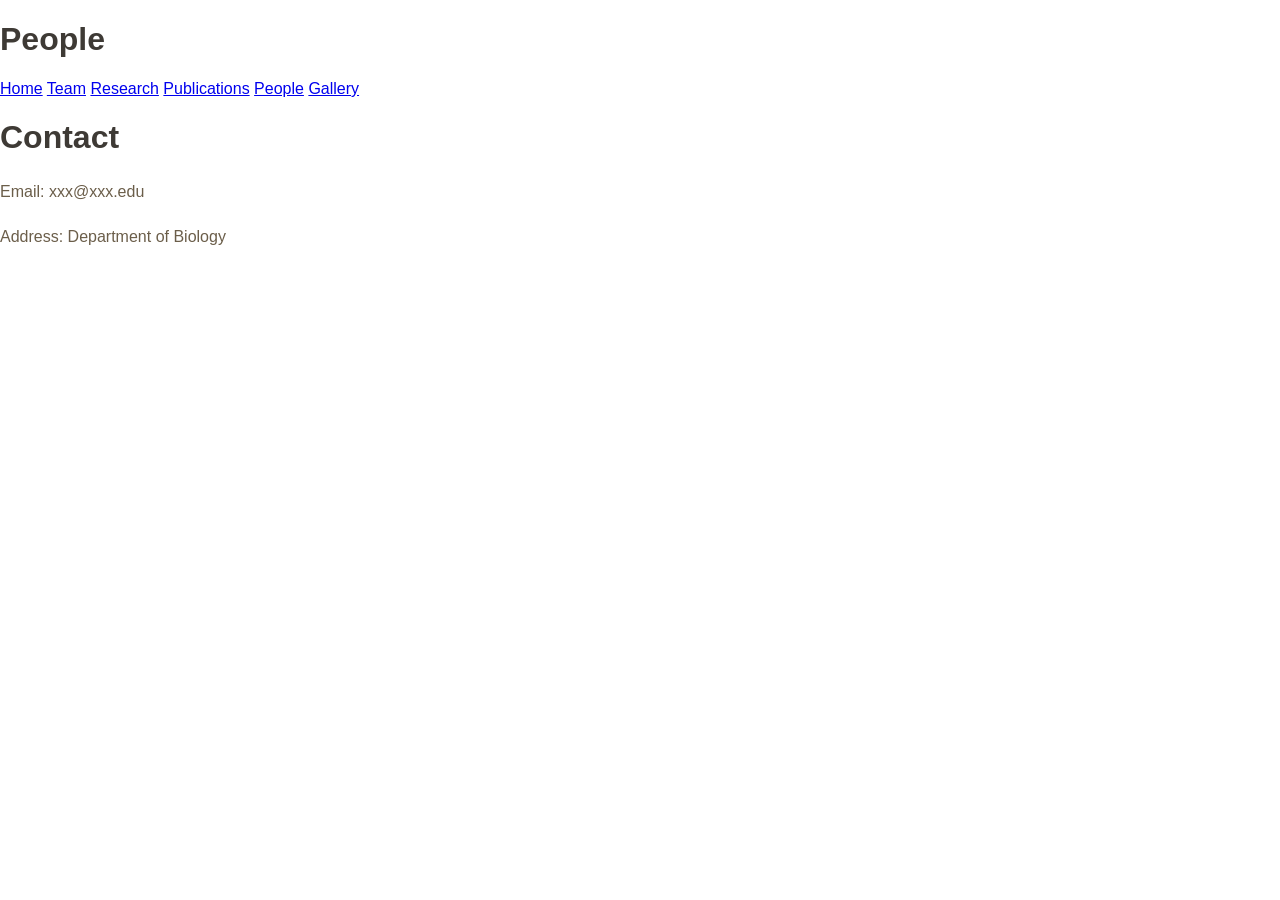
<file: contact.html>
<!DOCTYPE html>
<html lang="en">
<head>
<meta charset="UTF-8">
<title>People</title>
<link rel="stylesheet" href="css/style.css">
</head>

<body>

<!-- =========================
     COVER + GLASS NAV
========================= -->
<div class="page-cover">

    <h1 class="cover-title">People</h1>

    <div class="glass-nav">
        <a href="index.html">Home</a>
        <a href="team.html">Team</a>
        <a href="research.html">Research</a>
        <a href="publications.html">Publications</a>
        <a href="people.html">People</a>
        <a href="gallery.html">Gallery</a>
    </div>

</div>
<h1>Contact</h1>

<p>Email: xxx@xxx.edu</p>
<p>Address: Department of Biology</p>
</file>
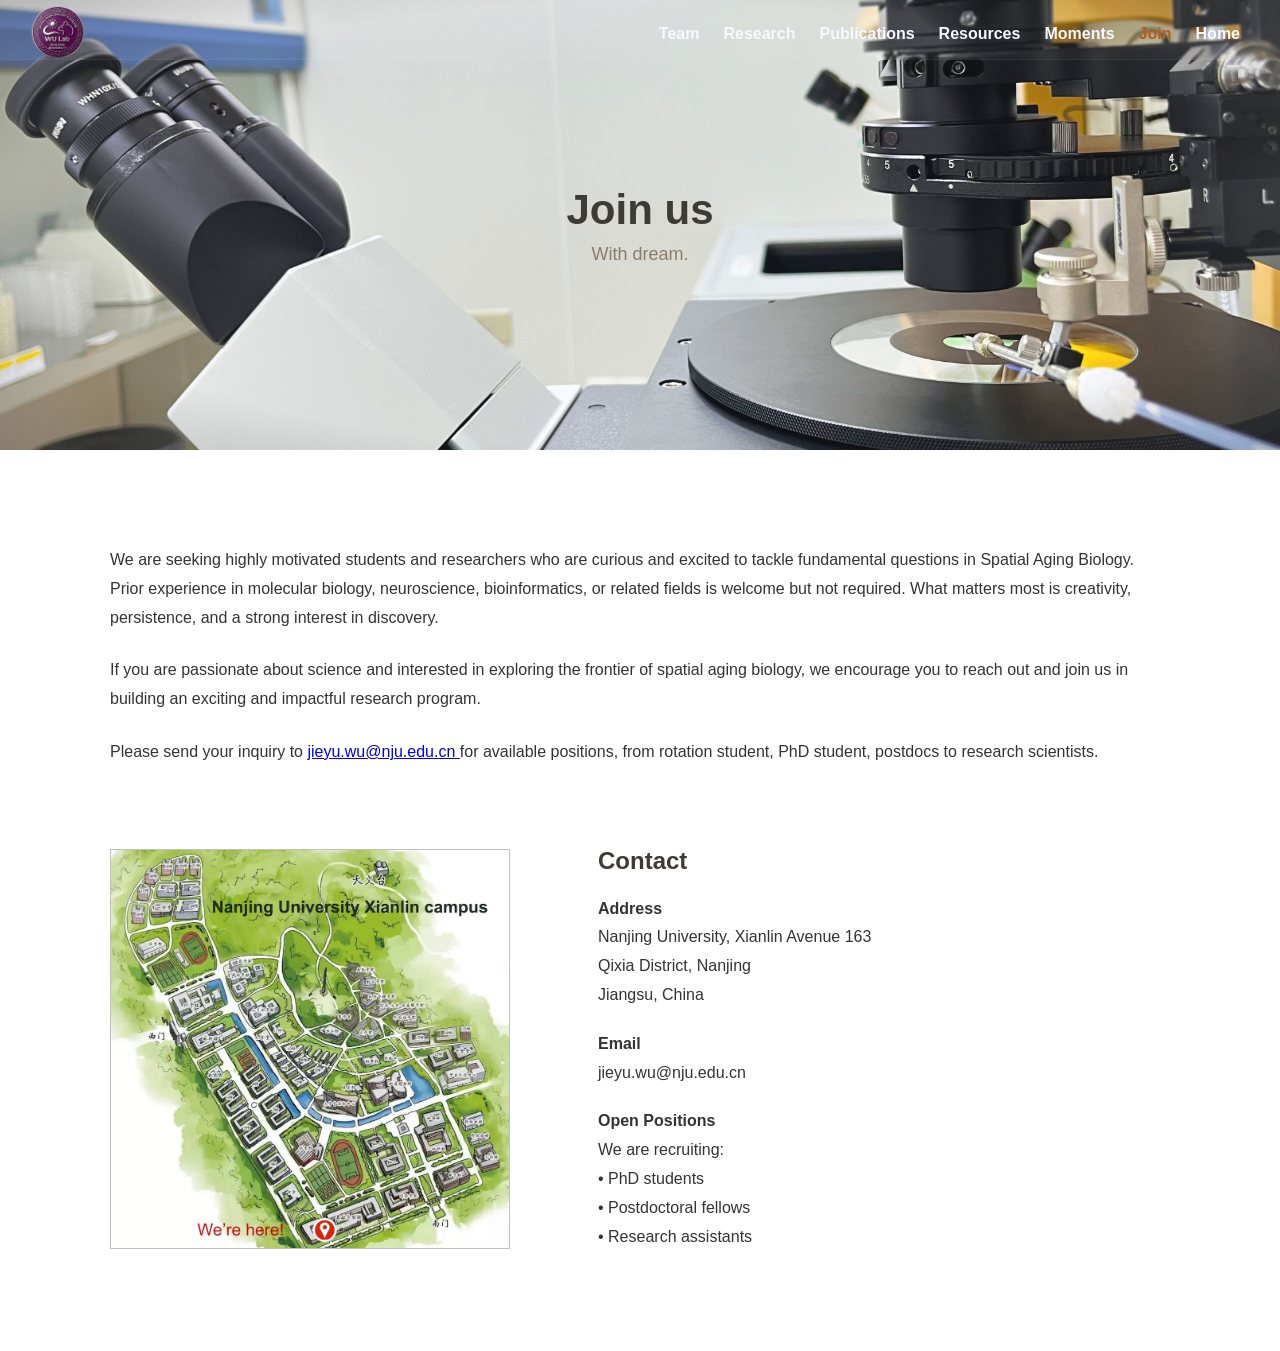
<file: join.html>
<!DOCTYPE html>
<html lang="en">
<head>
<meta charset="UTF-8">
<title>Join</title>
<link rel="stylesheet" href="css/join.css">
</head>

<body>

<!-- ===== HERO ===== -->
<div class="top-glass-bar"></div>

<div class="wu-logo">
    <img src="./home/wul-logo-purple.png" alt="WU Lab Logo">
</div>
    
<div class="sub-hero">

    <div class="navbar">
        <div class="nav-right">
            <a href="team.html">Team</a>
            <a href="research.html">Research</a>
            <a href="publications.html">Publications</a>
            <a href="resources.html">Resources</a>
            <a href="moments.html">Moments</a>
            <a href="join.html" class="active">Join</a>
            <a href="index.html">Home</a>
        </div>
    </div>

    <div class="sub-hero-text">
        <h1>Join us</h1>
        <p>With dream.</p>
    </div>

</div>

<!-- ===== CONTENT ===== -->
<div class="join-page">

    <!-- 上面文字 -->
    <div class="join-text">
    <p>
       We are seeking highly motivated students and researchers who are curious and excited to tackle fundamental questions in Spatial Aging Biology. Prior experience in molecular biology, neuroscience, bioinformatics, or related fields is welcome but not required. What matters most is creativity, persistence, and a strong interest in discovery.
    </p>
    
    <p>
       If you are passionate about science and interested in exploring the frontier of spatial aging biology, we encourage you to reach out and join us in building an exciting and impactful research program.
    </p>
    
    <p>
    Please send your inquiry to 
    <a href="mailto:jieyu.wu@nju.edu.cn" class="email-link">
        jieyu.wu@nju.edu.cn
    </a>
    for available positions, from rotation student, PhD student, postdocs to research scientists.
    </p>
    </div>

    <div class="join-container">
       <!-- 左边图片 -->
    <div class="join-left">
        <img src="join-map.png" alt="map">
    </div>

    <!-- 右边信息 -->
    <div class="join-right">
        <h2>Contact</h2>

        <p>
            <strong>Address</strong><br>
            Nanjing University, Xianlin Avenue 163<br>
            Qixia District, Nanjing<br>
            Jiangsu, China<br>
        </p>

        <p>
            <strong>Email</strong><br>
            jieyu.wu@nju.edu.cn
        </p>

        <p>
            <strong>Open Positions</strong><br>
            We are recruiting:
            <br>• PhD students
            <br>• Postdoctoral fellows
            <br>• Research assistants
        </p>

    </div>

</div>

<script>
const hero = document.querySelector(".sub-hero");
const navbar = document.querySelector(".navbar");
const glassBar = document.querySelector(".top-glass-bar");

function updateHero() {
    const scrollY = window.scrollY;

    const maxScroll = 300;
    const maxH = 50;
    const minH = 33;

    const progress = Math.min(scrollY / maxScroll, 1);
    const height = maxH - (maxH - minH) * progress;

    hero.style.setProperty("--hero-h", height + "vh");

    if (scrollY > 180) {
        navbar.classList.add("scrolled");
        if (glassBar) glassBar.classList.add("scrolled");
    } else {
        navbar.classList.remove("scrolled");
        if (glassBar) glassBar.classList.remove("scrolled");
    }
}

updateHero();
window.addEventListener("scroll", updateHero);
</script>
    
</body>
</html>
</file>
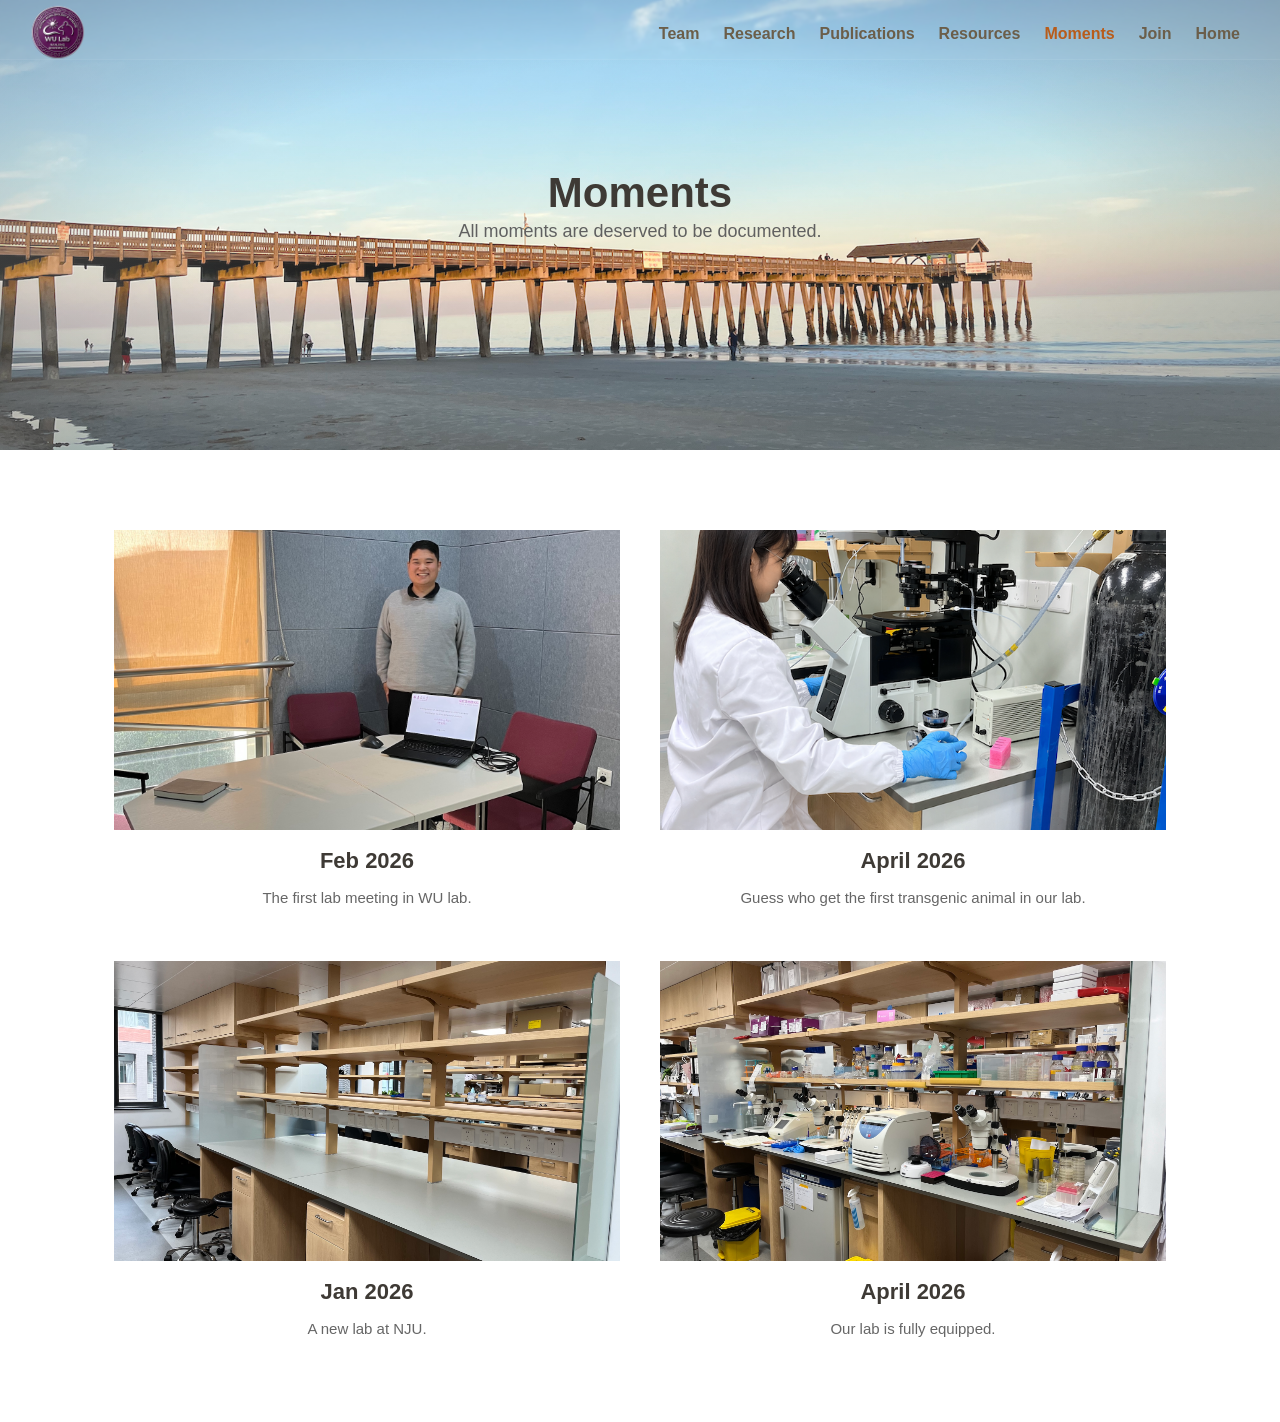
<file: moments.html>
<!DOCTYPE html>
<html lang="en">
<head>
<meta charset="UTF-8">
<title>Moments</title>
<link rel="stylesheet" href="css/moments.css">
</head>

<body>
 
<!-- ===== HERO ===== -->
<div class="top-glass-bar"></div>
 
<div class="wu-logo">
    <img src="./home/wul-logo-purple.png" alt="WU Lab Logo">
</div>
 <div class="sub-hero">

    <div class="navbar">
        <div class="nav-right">
            <a href="team.html">Team</a>
            <a href="research.html">Research</a>
            <a href="publications.html">Publications</a>
            <a href="resources.html">Resources</a>
            <a href="moments.html" class="active">Moments</a>
            <a href="join.html">Join</a>
            <a href="index.html">Home</a>
        </div>
    </div>

    <div class="sub-hero-text">
        <h1>Moments</h1>
        <p>All moments are deserved to be documented.</p>
    </div>

</div>

<!-- ===== CONTENT ===== -->
<div class="moments-container">

    <div class="moment-card">
        <img src="moment/2026-02.jpeg" class="img-2602-meeting" alt="">
        <h3>Feb 2026</h3>
        <p>The first lab meeting in WU lab. </p>
    </div>

    <div class="moment-card">
        <img src="moment/2026-04.png" class="img-2604-inj" alt="">
        <h3>April 2026</h3>
        <p>Guess who get the first transgenic animal in our lab.</p>
    </div>

    <div class="moment-card">
        <img src="moment/2026-01.jpeg" class="img-2601-lab" alt="">
        <h3>Jan 2026</h3>
        <p>A new lab at NJU.</p>
    </div>

    <div class="moment-card">
        <img src="moment/2026-04.jpg" class="img-2604-lab" alt="">
        <h3>April 2026</h3>
        <p>Our lab is fully equipped.</p>
    </div>

</div>
 
<script>
const hero = document.querySelector(".sub-hero");

function updateHero() {
    const scrollY = window.scrollY;

    const maxScroll = 300; // 滚动多少到最小
    const maxH = 50;
    const minH = 33;

    let progress = Math.min(scrollY / maxScroll, 1);

    let height = maxH - (maxH - minH) * progress;

    hero.style.setProperty("--hero-h", height + "vh");
}

// 初始化（关键！！！）
updateHero();

// 滚动监听
window.addEventListener("scroll", updateHero);
</script>
 
</body>
</html>
</file>
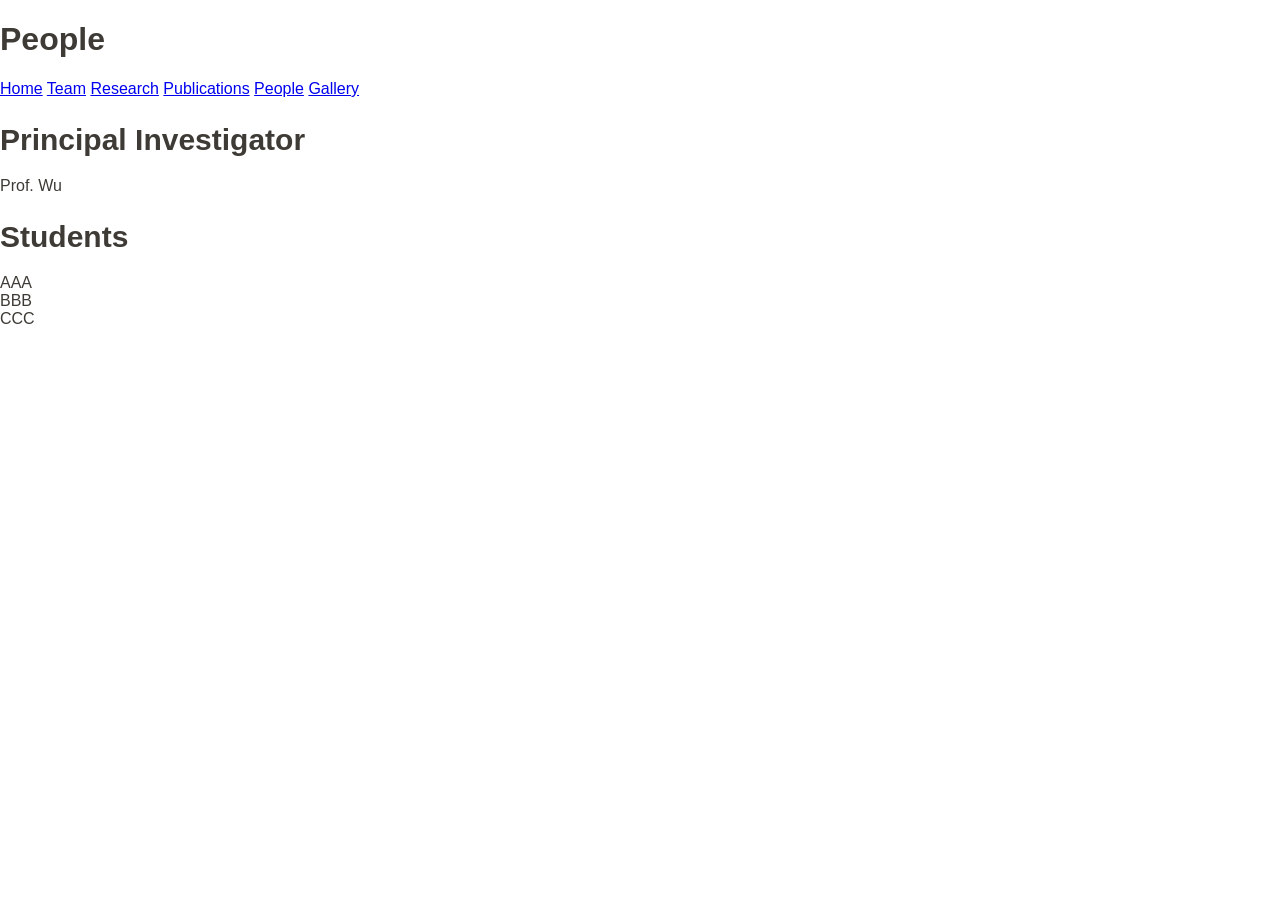
<file: people.html>
<!DOCTYPE html>
<html lang="en">
<head>
<meta charset="UTF-8">
<title>People</title>
<link rel="stylesheet" href="css/style.css">
</head>

<body>

<!-- =========================
     COVER + GLASS NAV
========================= -->
<div class="page-cover">

    <h1 class="cover-title">People</h1>

    <div class="glass-nav">
        <a href="index.html">Home</a>
        <a href="team.html">Team</a>
        <a href="research.html">Research</a>
        <a href="publications.html">Publications</a>
        <a href="people.html">People</a>
        <a href="gallery.html">Gallery</a>
    </div>

</div>
     
<!-- =========================
     CONTENT
========================= -->

<h2 class="section-title">Principal Investigator</h2>

<div class="pi-center">
    <div class="person-card">
        <div class="photo"></div>
        <div class="name">Prof. Wu</div>
    </div>
</div>

<h2 class="section-title">Students</h2>

<div class="people-grid">

    <div class="person-card">
        <div class="photo"></div>
        <div class="name">AAA</div>
    </div>

    <div class="person-card">
        <div class="photo"></div>
        <div class="name">BBB</div>
    </div>

    <div class="person-card">
        <div class="photo"></div>
        <div class="name">CCC</div>
    </div>

</div>

</body>
</html>
</file>
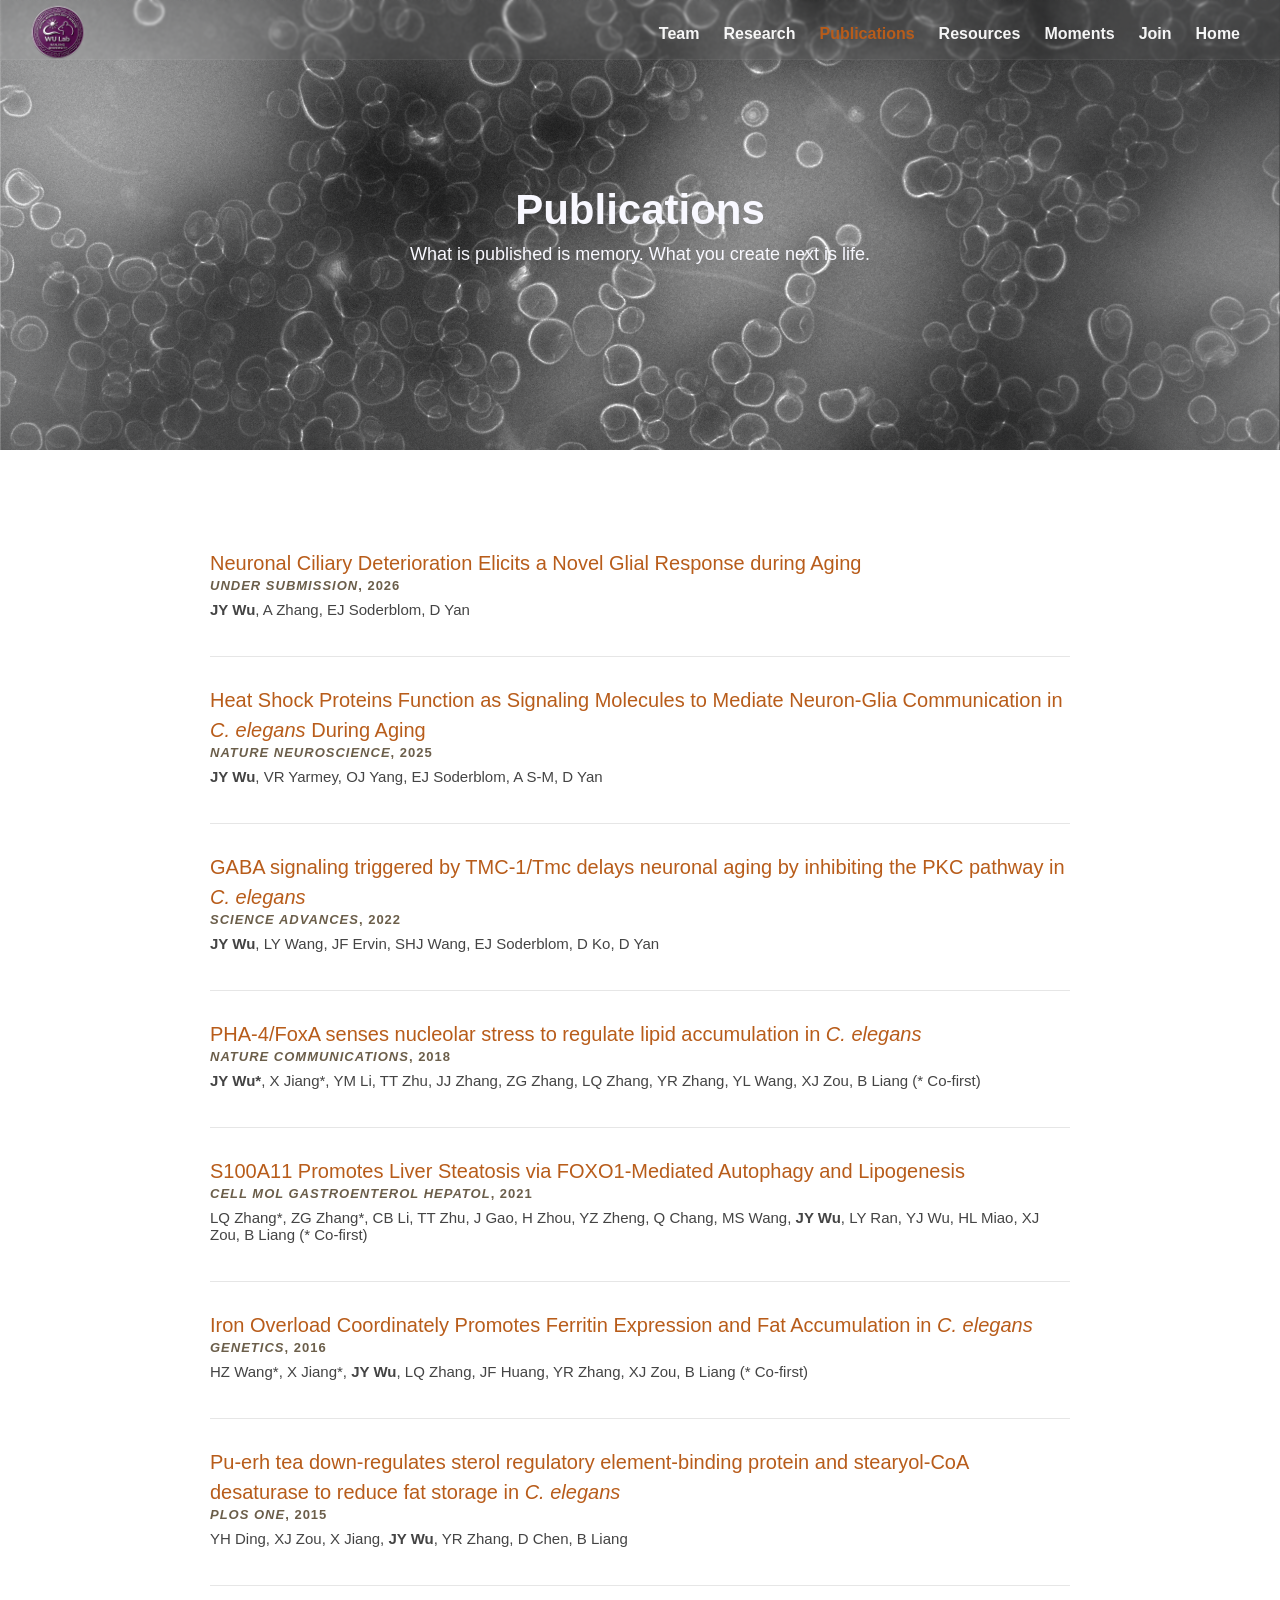
<file: publications.html>
<!DOCTYPE html>
<html lang="en">
<head>
<meta charset="UTF-8">
<title>Publications</title>
<link rel="stylesheet" href="css/publications.css">
</head>

<body>

<!-- ===== HERO ===== -->
<div class="top-glass-bar"></div>
                               
<div class="wu-logo">
    <img src="./home/wul-logo-purple.png" alt="WU Lab Logo">
</div>
    <div class="sub-hero">

    <div class="navbar">
        <div class="nav-right">
            <a href="team.html">Team</a>
            <a href="research.html">Research</a>
            <a href="publications.html" class="active">Publications</a>
            <a href="resources.html">Resources</a>
            <a href="moments.html">Moments</a>
            <a href="join.html">Join</a>
            <a href="index.html">Home</a>
        </div>
    </div>

    <div class="sub-hero-text">
        <h1>Publications</h1>
        <p>What is published is memory. What you create next is life.</p>
    </div>

</div>

<!-- ===== CONTENT ===== -->
<div class="publications-container">

    <div class="paper">
        <a href="#" class="title">
            Neuronal Ciliary Deterioration Elicits a Novel Glial Response during Aging
        </a>
        <div class="journal"> <em>Under submission</em>, 2026</div>
        <div class="authors"><strong>JY Wu</strong>, A Zhang, EJ Soderblom, D Yan</div>
     </div>

    <div class="paper">
        <a href="#" class="title">
            Heat Shock Proteins Function as Signaling Molecules to Mediate Neuron-Glia Communication in <em>C. elegans</em> During Aging
        </a>
        <div class="journal"> <em>Nature Neuroscience</em>, 2025</div>
        <div class="authors"><strong>JY Wu</strong>, VR Yarmey, OJ Yang, EJ Soderblom, A S-M, D Yan</div>
     </div>
    
        <div class="paper">
        <a href="#" class="title">
           GABA signaling triggered by TMC-1/Tmc delays neuronal aging by inhibiting the PKC pathway in <em>C. elegans</em>
        </a>
        <div class="journal"> <em>Science Advances</em>, 2022</div>
        <div class="authors"><strong>JY Wu</strong>, LY Wang, JF Ervin, SHJ Wang, EJ Soderblom, D Ko, D Yan</div>
     </div>

        <div class="paper">
        <a href="#" class="title">
           PHA-4/FoxA senses nucleolar stress to regulate lipid accumulation in <em>C. elegans</em>
        </a>
        <div class="journal"> <em>Nature Communications</em>, 2018</div>
        <div class="authors"><strong>JY Wu*</strong>, X Jiang*, YM Li, TT Zhu, JJ Zhang, ZG Zhang, LQ Zhang, YR Zhang, YL Wang, XJ Zou, B Liang (* Co-first)</div>
     </div>
    
        <div class="paper">
        <a href="#" class="title">
            S100A11 Promotes Liver Steatosis via FOXO1-Mediated Autophagy and Lipogenesis
        </a>
        <div class="journal"> <em>Cell Mol Gastroenterol Hepatol</em>, 2021</div>
        <div class="authors">LQ Zhang*, ZG Zhang*, CB Li, TT Zhu, J Gao, H Zhou, YZ Zheng, Q Chang, MS Wang, <strong>JY Wu</strong>, LY Ran, YJ Wu, HL Miao, XJ Zou, B Liang (* Co-first)</div>
     </div>

        <div class="paper">
        <a href="#" class="title">
            Iron Overload Coordinately Promotes Ferritin Expression and Fat Accumulation in <em>C. elegans</em>
        </a>
        <div class="journal"> <em>Genetics</em>, 2016</div>
        <div class="authors">HZ Wang*, X Jiang*, <strong>JY Wu</strong>, LQ Zhang, JF Huang, YR Zhang, XJ Zou, B Liang (* Co-first)</div>
     </div>

        <div class="paper">
        <a href="#" class="title">
           Pu-erh tea down-regulates sterol regulatory element-binding protein and stearyol-CoA desaturase to reduce fat storage in <em>C. elegans</em>
        </a>
        <div class="journal"> <em>PLoS One</em>, 2015</div>
        <div class="authors">YH Ding, XJ Zou, X Jiang, <strong>JY Wu</strong>, YR Zhang, D Chen, B Liang</div>
     </div>
</div>

<script>
const hero = document.querySelector(".sub-hero");
const navbar = document.querySelector(".navbar");
const glassBar = document.querySelector(".top-glass-bar");

function updateHero() {
    const scrollY = window.scrollY;

    const maxScroll = 300;
    const maxH = 50;
    const minH = 33;

    let progress = Math.min(scrollY / maxScroll, 1);
    let height = maxH - (maxH - minH) * progress;

    hero.style.setProperty("--hero-h", height + "vh");

    // ⭐ 同时切换导航和玻璃条
    if (scrollY > 180) {
        navbar.classList.add("scrolled");
        glassBar.classList.add("scrolled");
    } else {
        navbar.classList.remove("scrolled");
        glassBar.classList.remove("scrolled");
    }
}

updateHero();
window.addEventListener("scroll", updateHero);
</script>
    
</body>
</html>
</file>
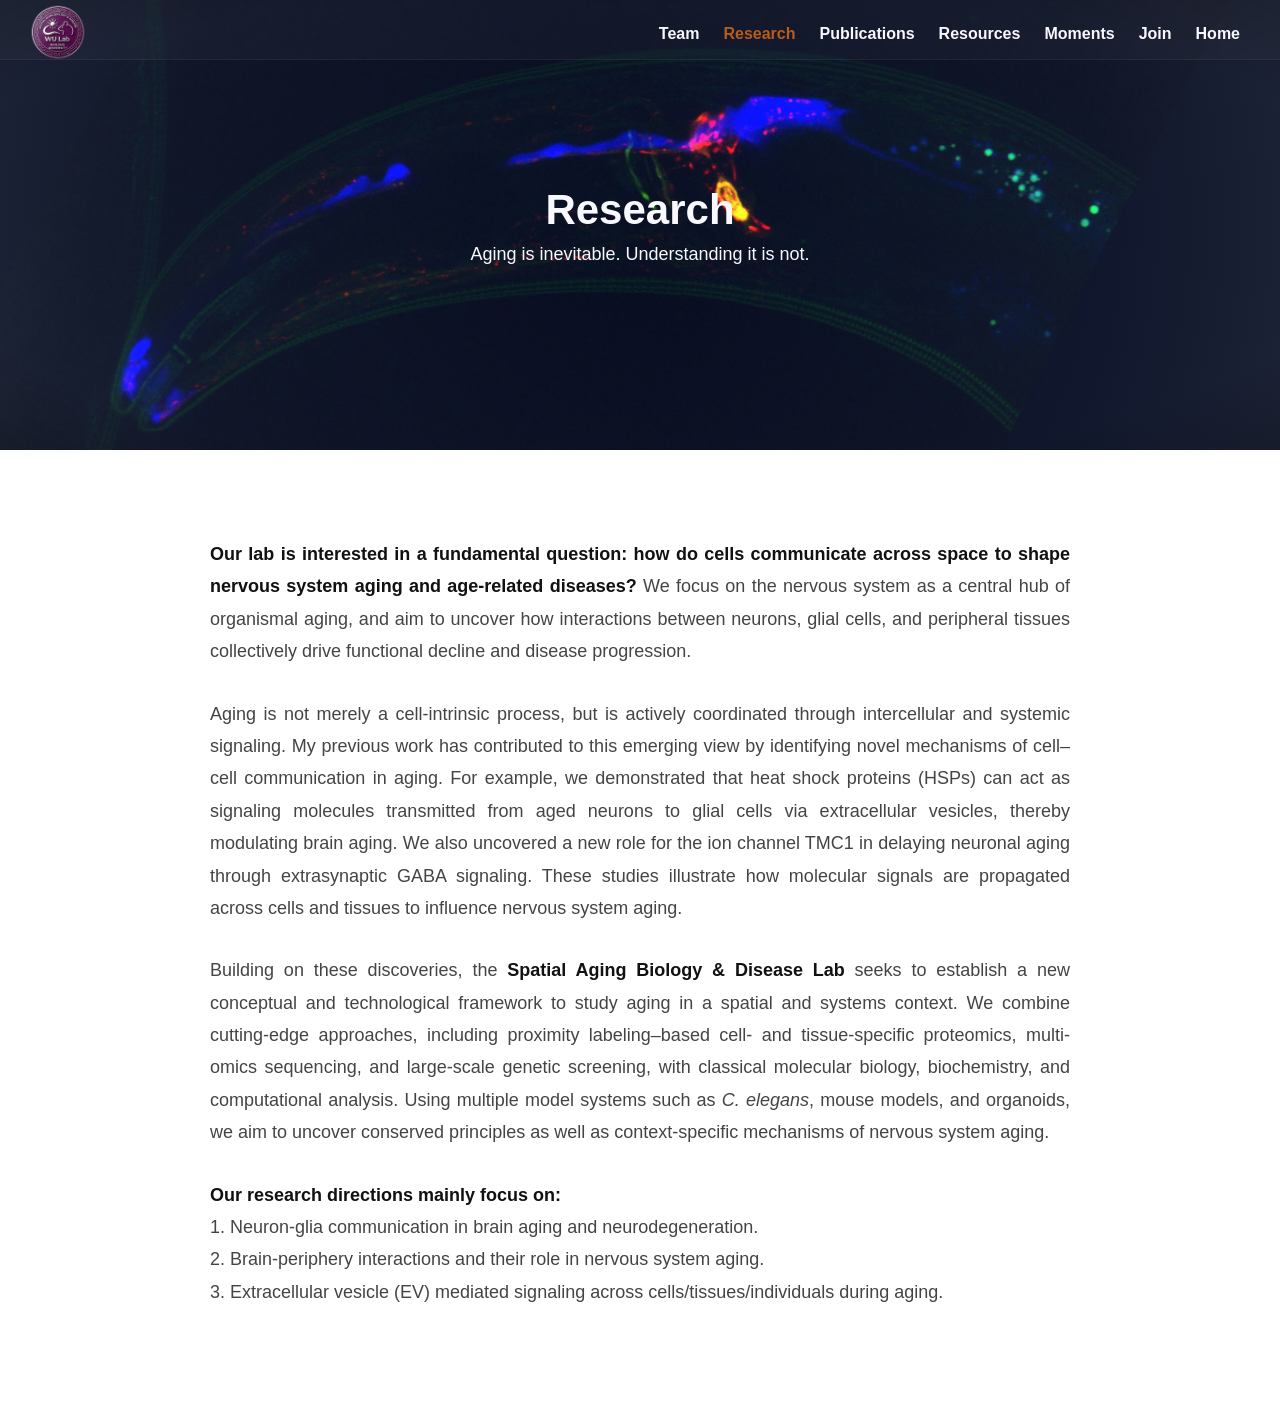
<file: research.html>
<!DOCTYPE html>
<html lang="en">
<head>
<meta charset="UTF-8">
<title>Research</title>
<link rel="stylesheet" href="css/research.css">
</head>

<body>

<!-- ===== HERO ===== --> 
<div class="top-glass-bar"></div>
    
<div class="wu-logo">
    <img src="./home/wul-logo-purple.png" alt="WU Lab Logo">
</div>
    
    <div class="sub-hero">
    <div class="navbar">
        <div class="nav-right">
            <a href="team.html">Team</a>
            <a href="research.html" class="active">Research</a> 
            <a href="publications.html">Publications</a>
            <a href="resources.html">Resources</a>
            <a href="moments.html">Moments</a>
            <a href="join.html">Join</a>
            <a href="index.html">Home</a>
        </div>
    </div>

    <div class="sub-hero-text">
        <h1>Research</h1>
        <p>Aging is inevitable. Understanding it is not.</p>
    </div>

</div>

<!-- ===== CONTENT ===== -->
<div class="research-container">

    <p>
     <strong>Our lab is interested in a fundamental question: how do cells communicate across space to shape nervous system aging and age-related diseases? </strong>We focus on the nervous system as a central hub of organismal aging, and aim to uncover how interactions between neurons, glial cells, and peripheral tissues collectively drive functional decline and disease progression.
    </p>

    <p>
    Aging is not merely a cell-intrinsic process, but is actively coordinated through intercellular and systemic signaling.
    My previous work has contributed to this emerging view by identifying novel mechanisms of cell–cell communication in aging. 
    For example, we demonstrated that heat shock proteins (HSPs) can act as signaling molecules transmitted from aged neurons to glial cells via extracellular vesicles, 
    thereby modulating brain aging. We also uncovered a new role for the ion channel TMC1 in delaying neuronal aging through extrasynaptic GABA signaling. 
    These studies illustrate how molecular signals are propagated across cells and tissues to influence nervous system aging.
    </p>
    
    <p>
    Building on these discoveries, the <strong>Spatial Aging Biology & Disease Lab</strong> seeks to establish a new conceptual and technological framework to study aging in a spatial and systems context. 
    We combine cutting-edge approaches, including proximity labeling–based cell- and tissue-specific proteomics, multi-omics sequencing, and large-scale genetic screening, with classical molecular biology, 
    biochemistry, and computational analysis. Using multiple model systems such as <em>C. elegans</em>, mouse models, and organoids, we aim to uncover conserved principles as well as context-specific mechanisms of nervous system aging.
    </p>
    
    <p>
    <strong>Our research directions mainly focus on:</strong><br>
    1.	Neuron-glia communication in brain aging and neurodegeneration.<br>
    2.	Brain-periphery interactions and their role in nervous system aging.<br>
    3.	Extracellular vesicle (EV) mediated signaling across cells/tissues/individuals during aging.

    </p>

</div>

<script>
const hero = document.querySelector(".sub-hero");
const navbar = document.querySelector(".navbar");
const glassBar = document.querySelector(".top-glass-bar");

function updateHero() {
    const scrollY = window.scrollY;

    const maxScroll = 300;
    const maxH = 50;
    const minH = 33;

    const progress = Math.min(scrollY / maxScroll, 1);
    const height = maxH - (maxH - minH) * progress;

    hero.style.setProperty("--hero-h", height + "vh");

    if (scrollY > 180) {
        navbar.classList.add("scrolled");
        if (glassBar) glassBar.classList.add("scrolled");
    } else {
        navbar.classList.remove("scrolled");
        if (glassBar) glassBar.classList.remove("scrolled");
    }
}

updateHero();
window.addEventListener("scroll", updateHero);
</script>
    
</body>
</html>
</file>
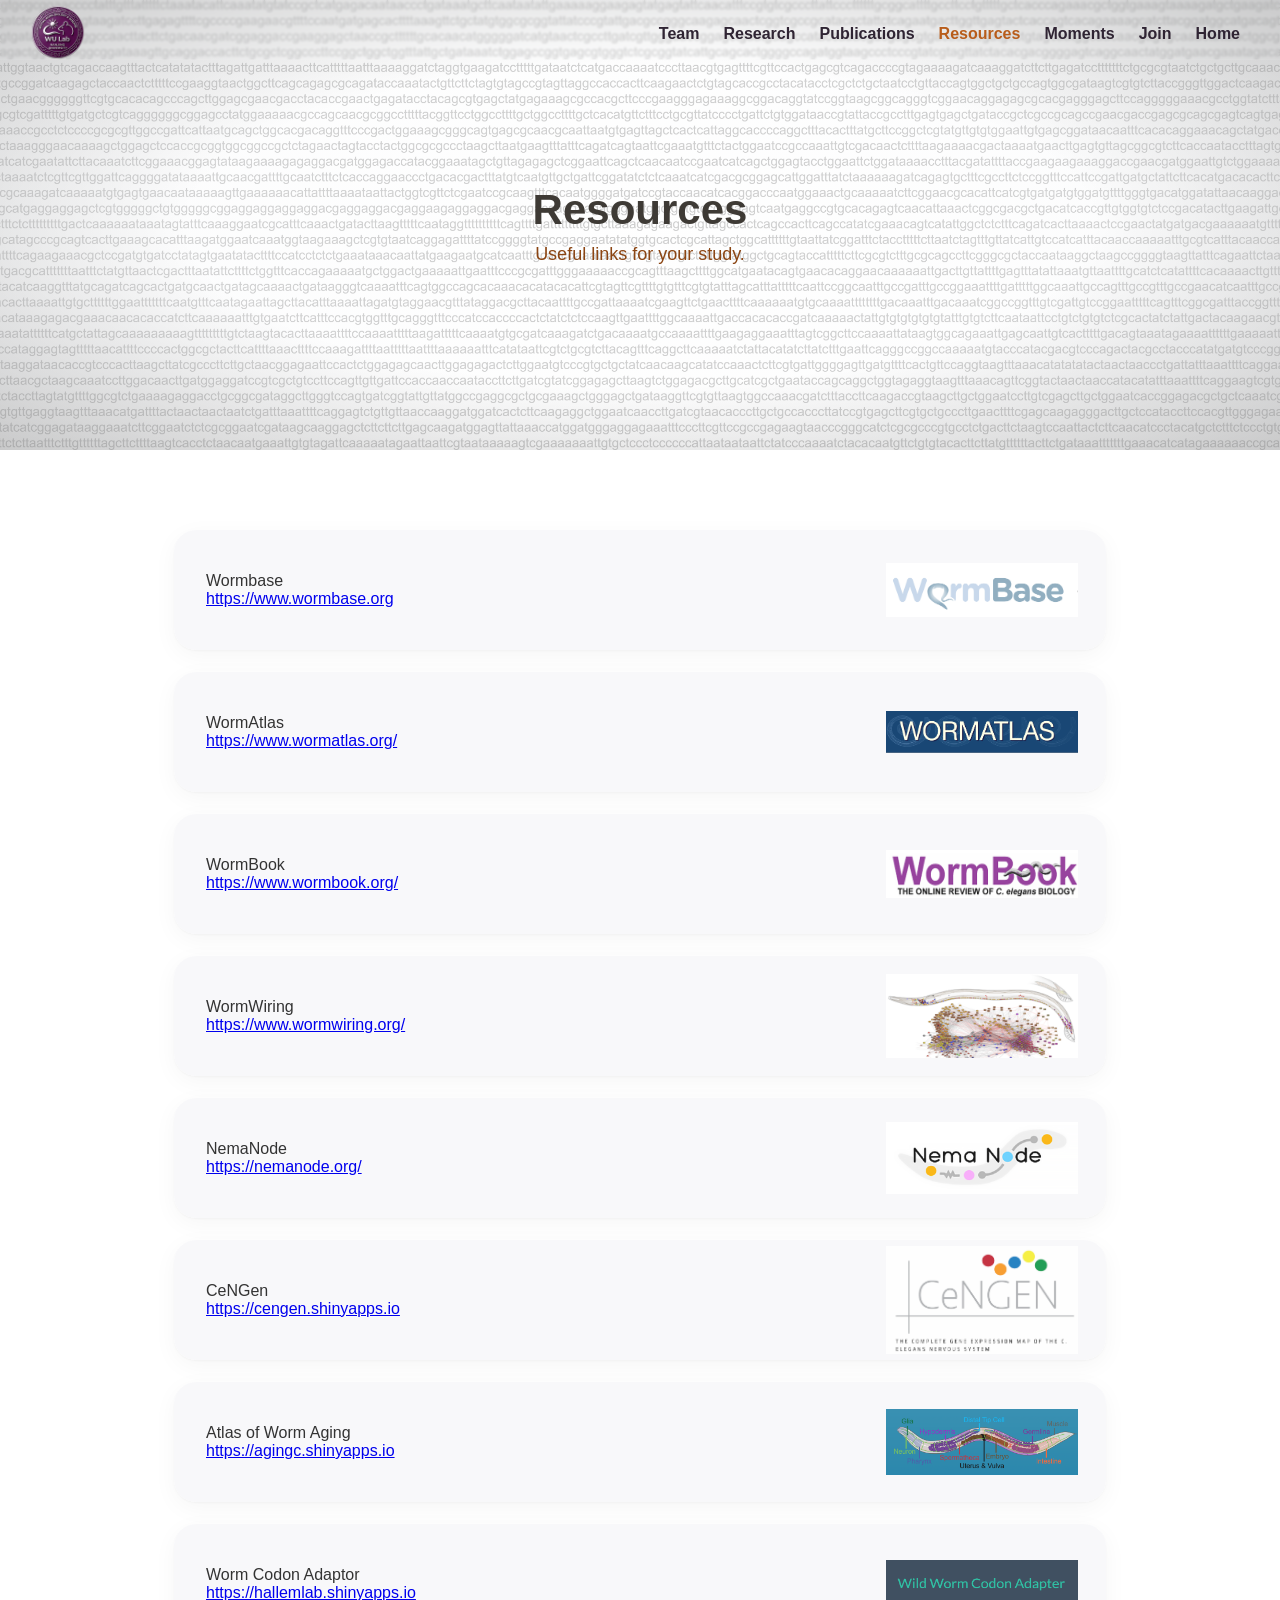
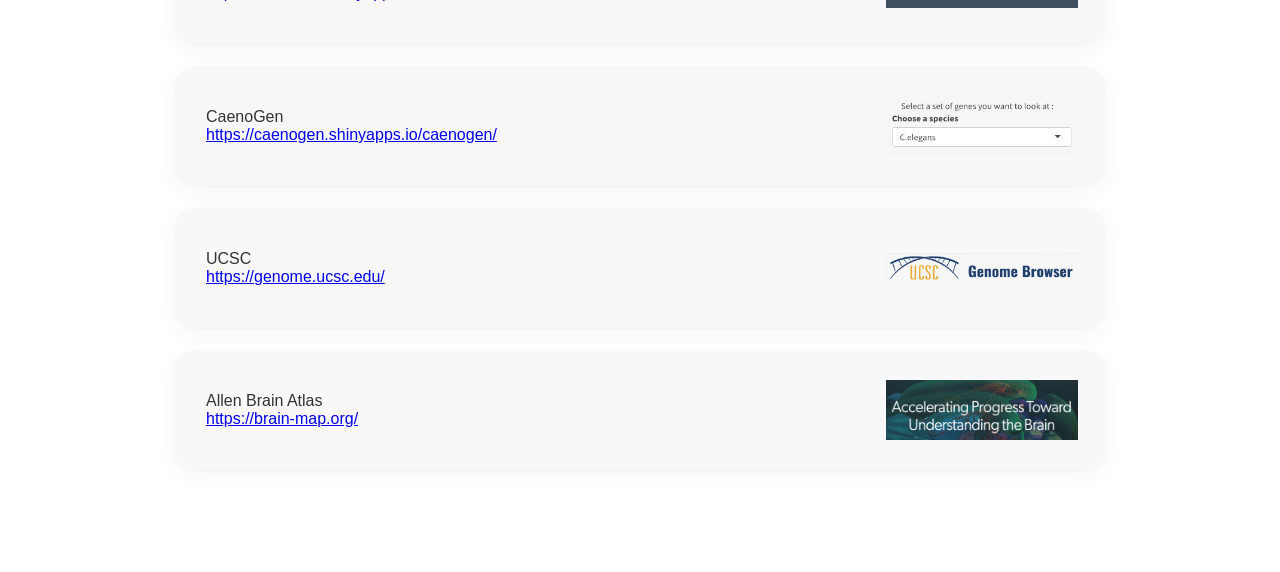
<file: resources.html>
<!DOCTYPE html>
<html lang="en">
<head>
<meta charset="UTF-8">
<title>Resources</title>
<link rel="stylesheet" href="css/resources.css">
</head>

<body>

<!-- ===== HERO ===== -->
<div class="top-glass-bar"></div>
    
<div class="wu-logo">
    <img src="./home/wul-logo-purple.png" alt="WU Lab Logo">
</div>
    
    <div class="sub-hero">

    <div class="navbar">
        <div class="nav-right">
            <a href="team.html">Team</a>
            <a href="research.html">Research</a>
            <a href="publications.html">Publications</a>
            <a href="resources.html" class="active">Resources</a>
            <a href="moments.html">Moments</a>
            <a href="join.html" >Join</a>
            <a href="index.html">Home</a>
        </div>
    </div>

    <div class="sub-hero-text">
        <h1>Resources</h1>
        <p>Useful links for your study.</p>
    </div>

</div>

<!-- ====================== Content =================== -->
<section class="resources-container">

    <div class="resource-item">
        <div class="resource-left">
            <div class="resource-name">Wormbase</div>
            <div class="resource-link">
                <a href="https://www.wormbase.org/#012-34-5" target="_blank">
                    https://www.wormbase.org
                </a>
            </div>
        </div>

        <div class="resource-right">
            <img src="./resources/wormbase.png" alt="wormbase">
        </div>
    </div>

    <div class="resource-item">
        <div class="resource-left">
            <div class="resource-name">WormAtlas</div>
            <div class="resource-link">
                <a href="https://www.wormatlas.org/" target="_blank">
                    https://www.wormatlas.org/
                </a>
            </div>
        </div>

        <div class="resource-right">
           <img src="./resources/wormatlas.png" alt="wormatlas">
        </div>
    </div>

    <div class="resource-item">
        <div class="resource-left">
            <div class="resource-name">WormBook</div>
            <div class="resource-link">
                <a href="https://www.wormbook.org/" target="_blank">
                    https://www.wormbook.org/
                </a>
            </div>
        </div>

        <div class="resource-right">
            <img src="./resources/wormbook.png" alt="wormbook">
        </div>
    </div>

    <div class="resource-item">
        <div class="resource-left">
            <div class="resource-name">WormWiring</div>
            <div class="resource-link">
                <a href="https://www.wormwiring.org/" target="_blank">
                    https://www.wormwiring.org/
                </a>
            </div>
        </div>

        <div class="resource-right">
           <img src="./resources/wormwiring.png" alt="wormwiring">
        </div>
    </div>

    <div class="resource-item">
        <div class="resource-left">
            <div class="resource-name">NemaNode</div>
            <div class="resource-link">
                <a href="https://nemanode.org/" target="_blank">
                    https://nemanode.org/
                </a>
            </div>
        </div>

        <div class="resource-right">
            <img src="./resources/nemanode.png" alt="nemanode">
        </div>
    </div>

    <div class="resource-item">
        <div class="resource-left">
            <div class="resource-name">CeNGen</div>
            <div class="resource-link">
                <a href="https://cengen.shinyapps.io/CengenApp/" target="_blank">
                    https://cengen.shinyapps.io
                </a>
            </div>
        </div>

        <div class="resource-right">
            <img src="./resources/cengen.png" alt="cengen">
        </div>
    </div>

    <div class="resource-item">
        <div class="resource-left">
            <div class="resource-name">Atlas of Worm Aging</div>
            <div class="resource-link">
                <a href="https://agingc.shinyapps.io/Aging_AtlasV3/" target="_blank">
                    https://agingc.shinyapps.io
                </a>
            </div>
        </div>

        <div class="resource-right">
            <img src="./resources/Atlas of Worm Aging.png" alt="Atlas of Worm Aging">
        </div>
    </div>

    <div class="resource-item">
        <div class="resource-left">
            <div class="resource-name">Worm Codon Adaptor</div>
            <div class="resource-link">
                <a href="https://hallemlab.shinyapps.io/Wild_Worm_Codon_Adapter/" target="_blank">
                    https://hallemlab.shinyapps.io
                </a>
            </div>
        </div>

        <div class="resource-right">
            <img src="./resources/Worm Codon Adaptor.png" alt="Worm Codon Adaptor">
        </div>
    </div>

    <div class="resource-item">
        <div class="resource-left">
            <div class="resource-name">CaenoGen</div>
            <div class="resource-link">
                <a href="https://caenogen.shinyapps.io/caenogen/" target="_blank">
                    https://caenogen.shinyapps.io/caenogen/
                </a>
            </div>
        </div>

        <div class="resource-right">
            <img src="./resources/CaenoGen.png" alt="CaenoGen">
        </div>
    </div>


    <div class="resource-item">
        <div class="resource-left">
            <div class="resource-name">UCSC</div>
            <div class="resource-link">
                <a href="https://genome.ucsc.edu/cgibin/hgTracks?db=ce11&lastVirtModeType=default&lastVirtModeExtraState=&virtModeType=default&virtMode=0&nonVirtPosition=&position=chrII%3A14646376%2D14667875&hgsid=3919910489_alZm25njan9yA7ZcIuJWkIFvrUCB" target="_blank">
                    https://genome.ucsc.edu/
                </a>
            </div>
        </div>

        <div class="resource-right">
            <img src="./resources/UCSC.png" alt="UCSC">
        </div>
    </div>

    <div class="resource-item">
        <div class="resource-left">
            <div class="resource-name">Allen Brain Atlas</div>
            <div class="resource-link">
                <a href="https://brain-map.org/" target="_blank">
                    https://brain-map.org/
                </a>
            </div>
        </div>

        <div class="resource-right">
            <img src="./resources/Allen Brain Atlas.png" alt="Allen Brain Atlas">
        </div>
    </div>

</section>

<script>
const hero = document.querySelector(".sub-hero");

window.addEventListener("scroll", () => {
    const scrollY = window.scrollY;

    // 控制区间（可以自己调）
    const maxScroll = 300; // 滚动多少开始完全收缩
    const minH = 33;       // 最小 vh
    const maxH = 50;       // 最大 vh

    let progress = Math.min(scrollY / maxScroll, 1);

    let currentH = maxH - (maxH - minH) * progress;

    hero.style.setProperty("--hero-h", currentH + "vh");
});
</script>

</body>
</html>
</file>
<file: css/style.css>
:root {
    --bg: #ffffff;
    --title: #3E3A35;
    --nav: #2F2433;
    --quote: #6B5E4A;
    --accent: #570E52;
}
 
* {
    box-sizing: border-box;
}

body {
    margin: 0;
    font-family: Arial, sans-serif;
    background: #fff;
    color: var(--title);
}

/* ================= HERO ================= */
.hero {
    height: 100vh;
    position: relative;
    background: url("../home/bg.png") center/cover no-repeat;
    z-index: 0;
}

/* overlay */
.overlay {
    position: absolute;
    inset: 0;
    z-index: 2;
    background: linear-gradient(
        rgba(255,255,255,0.15),
        rgba(255,255,255,0.32)
    );
}
.logo-block,
.top-right,
.photo-strip-wrapper {
    position: relative;
    z-index: 10;
}

/* ================= LOGO ================= */
.logo-block {
    position: fixed;
    top: 12px;
    left: 35px;
    z-index: 101;
    display: flex;
    gap: 14px;
    align-items: center;
     z-index: 1000;
}

.logo-img {
    height: 64px;
}

.logo-line1 {
    font-size: 18px;
    font-weight: 700;
    color:#a4864e;
    position: relative;
    top: -2px;
}

.logo-line2 {
    font-size: 16.5px;
    font-weight: 500;
}

.logo-text {  /*logo两行间距*/
    display: flex;
    flex-direction: column;
    gap: 5px;
}
/* ================= NAV ================= */
.top-right {
    position: fixed;
    top: 25px;
    right: 40px;
    display: flex;
    gap: 24px;
    z-index: 1000;
}
.top-right a {
    text-decoration: none;
    color: var(--nav);
    font-size: 16px;
    font-weight: 600;
    display: inline-block;
    transition: color 0.25s ease, transform 0.25s ease;
}

.top-right a:hover {
    color: #A63D1E;
    transform: scale(1.08);
}
.top-right a.active {
    color: #B85C1A;
    font-weight: 700;
}

/* ================= GLASS NAV ================= */
/* ：bar不挡按钮 */
.top-glass-bar {
    position: fixed;
    top: 0;
    left: 0;
    width: 100%;
    height: 60px;
    background: rgba(255,255,255,0.03);
    backdrop-filter: blur(1px);
    -webkit-backdrop-filter: blur(1px);
    border-bottom: 1px solid rgba(255,255,255,0.05);
    z-index: 1;
    pointer-events: none;
}

/* ================= CENTER ================= */
.hero-center {
    position: absolute;
    top: 38%;
    left: clamp(38%, 32vw, 45%);
    transform: translate(-50%, -50%);
    text-align: center;
     z-index: 1000;
}

.lab-title {
    font-size: 60px;
    font-weight: 700;
    letter-spacing: 6px;
}

.hero-center h1 {
    font-size: 20px;
    font-weight: 500;
}

/* ================= PHOTO STRIP (AUTO LOOP) ================= */
.photo-strip-wrapper {
    position: absolute;
    bottom: clamp(5px, 8vh, 45px); /*控制整体上下位置*/
    left: 0;
    width: 100%;
    overflow-x: scroll;/*x轴能放大*/
    overflow-y: visible;/*y轴也能放大*/
    scrollbar-width: none;
    z-index: 10;
    padding: 30px 0;/*给hover预留空间*/
}
.photo-strip-wrapper::-webkit-scrollbar {
    display: none;
}

.photo-strip {
    display: flex;
    gap: 10px;       /*图片间距*/
    width: max-content;
}

.photo-strip img,
.photo-strip video {
    width: 240px;
    height: 220px;
    object-fit: cover;
    flex-shrink: 0;
    transition: transform 0.35s ease;
}

.photo-strip img:hover,
.photo-strip video:hover {
    transform: scale(1.35);     /*放大程度*/
    z-index: 20;
    position: relative;
}

/* ================= SCROLL ================= */
.scroll-down {
    position: absolute;
    bottom: 24px;
    left: 50%;
    transform: translateX(-50%);
    z-index: 5;
}

.circle {
    width: 42px;
    height: 42px;
    border: 1px solid var(--quote);
    border-radius: 50%;
    display: flex;
    justify-content: center;
    align-items: center;
}

.arrow {
    font-size: 23px;
}

/* ================= CONTENT ================= */
.content {
    max-width: 1200px;
    margin: auto;
    padding: 80px 20px;
}

.home-img {
    display: block;
    width: 100%;
    max-width: 1150px;
    height: auto;
    margin: 20px auto 50px;
    border-radius: 14px;
}

/* 图片容器 */
.img-wrapper {
    display: flex;
    justify-content: center;
}

/* ================= TEXT ================= */
section {
    margin-bottom: 60px;
}

h2 {
    font-size: 30px;
    margin-bottom: 20px;
    color: var(--title);
}

p {
    line-height: 1.8;
    color: var(--quote);
    text-align: justify;
}

/* ================= CARDS ================= */
.cards {
    display: grid;
    grid-template-columns: repeat(3, 1fr);
    gap: 24px;
}

.card {
    background: white;
    padding: 24px;
    border-radius: 16px;
    box-shadow: 0 8px 25px rgba(0,0,0,0.06);
    transition: 0.3s;
}

.card:hover {
    transform: translateY(-6px);
}

.card h3 {
    margin-bottom: 12px;
    color: var(--title);
}

.card p {
    color: var(--quote);
}
</file>
<file: css/join.css>
/* ===== GLOBAL ===== */
* {
    box-sizing: border-box;
}

body {
    margin: 0;
    overflow-x: hidden;
    font-family: Arial, sans-serif;
    color: #333;
}

/* ================= UNIVERSAL SUBPAGE HERO ================= */
.sub-hero {
    position: relative;
    height: var(--hero-h, 50vh);
    min-height: 280px;

    background: url("../join_pic.jpg") center 80% / cover no-repeat;

    display: flex;
    justify-content: center;
    align-items: center;
    
    overflow: hidden;
    transition: height 0.15s linear;
}

/* ================= 高级渐变遮罩（重点） ================= */
.sub-hero::before {
    content: "";
    position: absolute;
    inset: 0;

    /* ⭐中心清晰 + 边缘渐暗 */
    background: radial-gradient(
        circle at center,
        rgba(240,242,245,0.05) 0%,
        rgba(240,242,245,0.08) 70%,
        rgba(240,242,245,0.18) 100%
    );

    z-index: 1;
}

/* ================= 再加一层“边缘暗角（更高级）” ================= */
.sub-hero::after {
    content: "";
    position: absolute;
    inset: 0;

    background: radial-gradient(
        ellipse at center,
        rgba(0,0,0,0.00) 70%,
        rgba(0,0,0,0.20) 100%
    );

    z-index: 2;
}

/* ================= NAVBAR ================= */
.navbar {
    position: fixed;
    top: 25px;
    right: 40px;
    z-index: 1100;
}

.nav-right {
    display: flex;
    gap: 24px;
}

.nav-right a {
    text-decoration: none;
    color: #F8F8FF;
    font-size: 16px;
    font-weight: 600;
    display: inline-block;
    transition: color 0.25s ease, transform 0.25s ease;
}

/*正文的时候bar转黑字*/
.navbar.scrolled .nav-right a {
    color: #3E3A35;
}
.navbar.scrolled .nav-right a.active {
    color: #B85C1A;
}
.top-glass-bar.scrolled {
    background: rgba(255,255,255,0.75);
    backdrop-filter: blur(12px);
}

.nav-right a:hover {
    color: #A63D1E;
    transform: scale(1.08);
}

/* 当前页面 */
.nav-right a.active {
    color: #B85C1A;
    font-weight: 700;
}

.top-glass-bar {
    position: fixed;
    top: 0;
    left: 0;
    width: 100%;
    height: 60px;
    background: rgba(255,255,255,0.03);
    backdrop-filter: blur(1px);
    -webkit-backdrop-filter: blur(1px);
    border-bottom: 1px solid rgba(255,255,255,0.05);
    z-index: 1000;
    pointer-events: none;
}
/* ================= CENTER TEXT ================= */
.sub-hero-text {
    position: relative;
    z-index: 3;
    text-align: center;
}

.sub-hero-text h1 {
    font-size: 42px;
    font-weight: 700;
    color: #3E3A35;
    margin: 0 0 10px;
}

.sub-hero-text p {
    font-size: 18px;
    color: #8B7D6B;
    margin: 0;
}
/* =========================== CONTENT =========================== */
/* =========================== CONTENT WRAPPER =========================== */
.join-page {
    max-width: 1100px;
    margin: 0 auto;
    padding: 80px 20px;
}

/* =========================== TEXT SECTION =========================== */
.join-text {
    margin-bottom: 60px;
}

.join-text p {
    margin-bottom: 24px;
    line-height: 1.8;
    font-size: 16px;
    color: #333;
}

/* =========================== MAIN LAYOUT =========================== */
.join-container {
    display: flex;
    align-items: center;
    justify-content: center;
    gap: 88px;          /* 稍微拉开间距 */
    margin: 0 auto;     
}

/* =========================== LEFT MAP =========================== */
.join-left {
    width: 400px;
    display: flex;
    justify-content: center;
    align-items: center;
}

.join-left iframe,
.join-left img {
    width: 400px;
    height: 400px;
    border: 0.5px solid rgba(0,0,0,0.25);   /* 黑色边框 */
    border-radius: 0px; /* 直角 */
    object-fit: cover;
}

/* =========================== RIGHT CONTENT =========================== */
.join-right {
    text-align: left;
    flex: 1; 
}

.join-right h2 {
    margin-bottom: 20px;
    color: #3E3A35;
}

.join-right p {
    margin-bottom: 20px;
    line-height: 1.8;
    color: #333;
}

/* =========================== top left logo =========================== */
.wu-logo {
    position: fixed;
    top: 3px;
    left: 28px;
    z-index: 1200;
}

.wu-logo img {
    height: 60px;
    width: auto;
    display: block;
}
</file>
<file: css/moments.css>
/* ===== GLOBAL ===== */
* {
    box-sizing: border-box; 
}

body {
    margin: 0;
    font-family: Arial, sans-serif;
    color: #333;
    overflow-x: hidden;
}

/* ================= UNIVERSAL SUBPAGE HERO ================= */
.sub-hero {
    position: relative;
    height: var(--hero-h, 50vh);
    min-height: 280px;

    background: url("../moments_pic2.png") center/cover no-repeat;

    display: flex;
    justify-content: center;
    align-items: center;

    overflow: hidden;
    transition: height 0.15s linear;
}

/* ================= 高级渐变遮罩（重点） ================= */
.sub-hero::before {
    content: "";
    position: absolute;
    inset: 0;

    /* ⭐中心清晰 + 边缘渐暗 */
    background: radial-gradient(
        circle at center,
        rgba(240,242,245,0.05) 0%,
        rgba(240,242,245,0.12) 45%,
        rgba(240,242,245,0.28) 100%
    );

    z-index: 1;
}

/* ================= 再加一层“边缘暗角（更高级）” ================= */
.sub-hero::after {
    content: "";
    position: absolute;
    inset: 0;

    background: radial-gradient(
        ellipse at center,
        rgba(0,0,0,0.00) 50%,
        rgba(0,0,0,0.20) 100%
    );

    z-index: 2;
}


/* ================= NAVBAR ================= */
.navbar {
    position: fixed;
    top: 25px;
    right: 40px;
    z-index: 1100;
}

.nav-right {
    display: flex;
    gap: 24px;
}

.nav-right a {
    text-decoration: none;
    color: #6B5E4A;
    font-size: 16px;
    font-weight: 600;
    display: inline-block;
    transition: color 0.25s ease, transform 0.25s ease;
}

.nav-right a:hover {
    color: #A63D1E;
    transform: scale(1.08);
}

/* 当前页面 */
.nav-right a.active {
    color: #B85C1A;
    font-weight: 700;
}

.top-glass-bar {
    position: fixed;
    top: 0;
    left: 0;
    width: 100%;
    height: 60px;
    background: rgba(255,255,255,0.03);
    backdrop-filter: blur(1px);
    -webkit-backdrop-filter: blur(1px);
    border-bottom: 1px solid rgba(255,255,255,0.05);
    z-index: 1000;
    pointer-events: none;
}
/* ================= CENTER TEXT ================= */
.sub-hero-text {
    position: relative;
    z-index: 3;
    text-align: center;
    top: -20px;
}

.sub-hero-text h1 {
    font-size: 42px;
    font-weight: 700;
    color: #3E3A35;
    margin: 0 0 4px;
}

.sub-hero-text p {
    font-size: 18px;
    margin: 0;
    color: #606060;
}

/* ===================================== CONTENT ============================== */
.moments-container {
    max-width: 1100px;
    margin: auto;
    padding: 80px 24px;

    display: grid;
    grid-template-columns: repeat(2, 1fr);
    gap: 50px 40px;
}

/* 每张卡片 */
.moment-card {
    display: flex;
    flex-direction: column;
    align-items: center;
}

/* 图片 */
.moment-card img {
    width: 100%;
    height: 300px;
    object-fit: cover;
    border-radius: 0px; /* 直角 */
    display: block;
    transition: transform 0.35s ease;
}

/* hover */
.moment-card:hover img {
    transform: scale(1.03);
}

/* 标题 */
.moment-card h3 {
    width: 100%;
    margin: 18px 0 10px;
    font-size: 22px;
    color: #3E3A35;
    text-align: center;
}
/* 描述 */
.moment-card p {
    width: 85%;
    margin: 0;
    font-size: 15px;
    line-height: 1.8;
    color: #666;
    text-align: center;
}

/*自适应手机*/
@media (max-width: 768px) {
    .moments-container {
        grid-template-columns: 1fr;
    }
}

/*照片位置*/
.img-2604-inj {
    transform: translateY(0, 500px);/*水平，垂直*/
}
.img-2602-meeting {
    transform: translateY(0, 20px);/*水平，垂直*/
}

/* =========================== top left logo =========================== */
.wu-logo {
    position: fixed;
    top: 3px;
    left: 28px;
    z-index: 1200;
}

.wu-logo img {
    height: 60px;
    width: auto;
    display: block;
}
</file>
<file: css/publications.css>
/* ===== GLOBAL ===== */
* {
    box-sizing: border-box;
}

body {
    margin: 0;
    font-family: Arial, sans-serif;
    color: #3E3A35;
    overflow-x: hidden;
    background: #fff;
}

/* ================= UNIVERSAL SUBPAGE HERO ================= */
.sub-hero {
    position: relative;
    height: var(--hero-h, 50vh);
    min-height: 280px;

    background: url("../ev.jpg") center/cover no-repeat;

    display: flex;
    justify-content: center;
    align-items: center;

    overflow: hidden;
    transition: height 0.15s linear;
}


/* ================= 高级渐变遮罩（重点） ================= */
.sub-hero::before {
    content: "";
    position: absolute;
    inset: 0;

    /* ⭐中心清晰 + 边缘渐暗 */
    background: radial-gradient(
        circle at center,
        rgba(240,242,245,0.05) 0%,
        rgba(240,242,245,0.12) 45%,
        rgba(240,242,245,0.28) 100%
    );

    z-index: 1;
}

/* ================= 再加一层“边缘暗角（更高级）” ================= */
.sub-hero::after {
    content: "";
    position: absolute;
    inset: 0;

    background: radial-gradient(
        ellipse at center,
        rgba(0,0,0,0.00) 50%,
        rgba(0,0,0,0.20) 100%
    );

    z-index: 2;
}

/* ================= 文字层 ================= */
.sub-hero-text {
    position: relative;
    z-index: 3;
    text-align: center;
}

.sub-hero-text h1 {
    color: #3E3A35;
    font-size: 42px;
    font-weight: 700;
}

.sub-hero-text p {
    color: #6B5E4A;
    font-size: 18px;
}
/* ================= NAVBAR ================= */
.navbar {
    position: fixed;
    top: 25px;
    right: 40px;
    z-index: 1100;
}

.nav-right {
    display: flex;
    gap: 24px;
}

.nav-right a {
    text-decoration: none;
    color: #F8F8FF;
    font-size: 16px;
    font-weight: 600;
    display: inline-block;
    transition: color 0.25s ease, transform 0.25s ease;
    color: rgba(255,255,255,0.95);
}

/*正文的时候bar转黑字*/
.navbar.scrolled .nav-right a {
    color: #3E3A35;
}
.navbar.scrolled .nav-right a.active {
    color: #B85C1A;
}
.top-glass-bar.scrolled {
    background: rgba(255,255,255,0.75);
    backdrop-filter: blur(12px);
}

.nav-right a:hover {
    color: #B85C1A;
    transform: scale(1.08);
}

/* 当前页面 */
.nav-right a.active {
    color: #B85C1A;
    font-weight: 700;
}

.top-glass-bar {
    position: fixed;
    top: 0;
    left: 0;
    width: 100%;
    height: 60px;
    background: rgba(255,255,255,0.03);
    backdrop-filter: blur(1px);
    -webkit-backdrop-filter: blur(1px);
    border-bottom: 1px solid rgba(255,255,255,0.05);
    z-index: 1000;
    pointer-events: none;
}

/* ================= CENTER TEXT ================= */
.sub-hero-text {
    position: relative;
    z-index: 3;
    text-align: center;
}

.sub-hero-text h1 {
    font-size: 42px;
    font-weight: 700;
    color: #F8F8FF;
    margin: 0 0 10px;
}

.sub-hero-text p {
    font-size: 18px;
    color: #F8F8FF;
    margin: 0;
}

/* ================= CONTENT ================= */
.publications-container {
    max-width: 900px;
    margin: auto;
    padding: 70px 20px;
}

/* ================= PAPER ================= */
.paper {
    padding: 28px 0;
    border-bottom: 1px solid #e6e6e6;
}

.journal {
    font-size: 13px;
    font-weight: 700;
    letter-spacing: 1px;
    color: #6B5E4A;
    text-transform: uppercase;
    margin-bottom: 8px;
}

.authors {
    font-size: 15px;
    color: #444;
    margin-bottom: 10px;
}

/* 论文标题 */
.title {
    display: inline-block;
    font-size: 20px;
    color: #B85C1A;
    text-decoration: none;
    line-height: 1.5;
    transition: 0.3s;
}

.title:hover {
    opacity: 0.7;
}

/* =========================== top left logo =========================== */
.wu-logo {
    position: fixed;
    top: 3px;
    left: 28px;
    z-index: 1200;
}

.wu-logo img {
    height: 60px;
    width: auto;
    display: block;
}
</file>
<file: css/research.css>
/* ===== GLOBAL ===== */
* {
    box-sizing: border-box;
}

body {
    margin: 0;
    font-family: Arial, sans-serif;
    color: #3E3A35;
    overflow-x: hidden;
    background: #fff;
}

/* ================= UNIVERSAL SUBPAGE HERO ================= */
.sub-hero {
    position: relative;
    height: var(--hero-h, 50vh);
    min-height: 280px;

    background: url("../fluorescence.jpg") center/cover no-repeat;

    display: flex;
    justify-content: center;
    align-items: center;

    overflow: hidden;
    transition: height 0.15s linear;
}

/* ================= 高级渐变遮罩（重点） ================= */
.sub-hero::before {
    content: "";
    position: absolute;
    inset: 0;

    /* ⭐中心清晰 + 边缘渐暗 */
    background: radial-gradient(
        circle at center,
        rgba(240,242,245,0.01) 0%,
        rgba(240,242,245,0.05) 70%,
        rgba(240,242,245,0.10) 100%
    );

    z-index: 1;
}

/* ================= 再加一层“边缘暗角（更高级）” ================= */
.sub-hero::after {
    content: "";
    position: absolute;
    inset: 0;

    background: radial-gradient(
        ellipse at center,
        rgba(0,0,0,0.00) 80%,
        rgba(0,0,0,0.20) 100%
    );

    z-index: 2;
}

/* ================= 文字层 ================= */
.sub-hero-text {
    position: relative;
    z-index: 3;
    text-align: center;
}

.sub-hero-text h1 {
    color: #3E3A35;
    font-size: 42px;
    font-weight: 700;
}

.sub-hero-text p {
    color: #6B5E4A;
    font-size: 18px;
}
/* ================= NAVBAR ================= */
.navbar {
    position: fixed;
    top: 25px;
    right: 40px;
    z-index: 1100;
}

.nav-right {
    display: flex;
    gap: 24px;
}

.nav-right a {
    text-decoration: none;
    color: #F8F8FF;
    font-size: 16px;
    font-weight: 600;
    display: inline-block;
    transition: color 0.25s ease, transform 0.25s ease;
}
/*正文的时候bar转黑字*/
.navbar.scrolled .nav-right a {
    color: #3E3A35;
}
.navbar.scrolled .nav-right a.active {
    color: #B85C1A;
}
.top-glass-bar.scrolled {
    background: rgba(255,255,255,0.75);
    backdrop-filter: blur(12px);
}

.nav-right a:hover {
    color: #B85C1A;
    transform: scale(1.08);
}

.nav-right a.active {
    color: #B85C1A;
    font-weight: 700;
}

.navbar,
.nav-right {
    z-index: 1100;
}

.top-glass-bar {
    position: fixed;
    top: 0;
    left: 0;
    width: 100%;
    height: 60px;
    background: rgba(255,255,255,0.03);
    backdrop-filter: blur(1px);
    -webkit-backdrop-filter: blur(1px);
    border-bottom: 1px solid rgba(255,255,255,0.05);
    z-index: 1000;
    pointer-events: none;
}
/* ================= CENTER TEXT ================= */
.sub-hero-text {
    position: relative;
    z-index: 3;
    text-align: center;
}

.sub-hero-text h1 {
    font-size: 42px;
    font-weight: 700;
    color: #F8F8FF;
    margin: 0 0 10px;
}

.sub-hero-text p {
    font-size: 18px;
    color: #F8F8FF;
    margin: 0;
}

/* ===== CONTENT ===== */
.research-container {
    max-width: 900px;
    margin: 0 auto;
    padding: 70px 20px;
}

.research-container h2 {
    font-size: 36px;
    margin-bottom: 40px;
    text-transform: uppercase;
}

.research-container p {
    font-size: 18px;
    margin-bottom: 30px;
    color: #444;
    line-height: 1.8;
    text-align: justify;
}

.research-container strong {
    color: #111;
}

/* =========================== top left logo =========================== */
.wu-logo {
    position: fixed;
    top: 3px;
    left: 28px;
    z-index: 1200;
}

.wu-logo img {
    height: 60px;
    width: auto;
    display: block;
}
</file>
<file: css/resources.css>
/* ===== GLOBAL ===== */
* {
    box-sizing: border-box;
}

body {
    margin: 0;
    overflow-x: hidden;
    font-family: Arial, sans-serif;
    color: #333;
}

/* ================= UNIVERSAL SUBPAGE HERO ================= */
.sub-hero {
    position: relative; 
    height: var(--hero-h, 50vh); 
    min-height: 280px;

    background: url("../resources/resources_pic.png") center/cover no-repeat;

    display: flex;
    justify-content: center;
    align-items: center;

    overflow: hidden;
    transition: height 0.15s linear;
}

/* ================= 高级渐变遮罩（重点） ================= */
.sub-hero::before {
    content: "";
    position: absolute;
    inset: 0;

    /* ⭐中心清晰 + 边缘渐暗 */
    background: radial-gradient(
        circle at center,
        rgba(240,242,245,0.05) 0%,
        rgba(240,242,245,0.12) 45%,
        rgba(240,242,245,0.28) 100%
    );

    z-index: 1;
}

/* ================= 再加一层“边缘暗角（更高级）” ================= */
.sub-hero::after {
    content: "";
    position: absolute;
    inset: 0;

    background: radial-gradient(
        ellipse at center,
        rgba(0,0,0,0.00) 50%,
        rgba(0,0,0,0.20) 100%
    );

    z-index: 2;
}

/* ================= NAVBAR ================= */
.navbar {
    position: fixed;
    top: 25px;
    right: 40px;
    z-index: 1100;
}

.nav-right {
    display: flex;
    gap: 24px;
}

.nav-right a {
    text-decoration: none;
    color: #2F2433;
    font-size: 16px;
    font-weight: 600;
    display: inline-block;
    transition: color 0.25s ease, transform 0.25s ease;
}

.nav-right a:hover {
    color: #A63D1E;
    transform: scale(1.08);
}

/* 当前页面 */
.nav-right a.active {
    color: #B85C1A;
    font-weight: 700;
}

.top-glass-bar {
    position: fixed;
    top: 0;
    left: 0;
    width: 100%;
    height: 60px;
    background: rgba(255,255,255,0.03);
    backdrop-filter: blur(1px);
    -webkit-backdrop-filter: blur(1px);
    border-bottom: 1px solid rgba(255,255,255,0.05);
    z-index: 1000;
    pointer-events: none;
}
/* ================= CENTER TEXT ================= */
.sub-hero-text {
    position: relative;
    z-index: 3;
    text-align: center;
}

.sub-hero-text h1 {
    font-size: 42px;
    font-weight: 700;
    color: #3E3A35;
    margin: 0 0 10px;
}

.sub-hero-text p {
    font-size: 18px;
    color: #8B4513;
    margin: 0;
}

/* ================= Content ================= */
.resources-container {
    max-width: 980px;
    margin: auto;
    padding: 80px 24px;
}

.resource-item {
    display: flex;
    justify-content: space-between;
    align-items: center;
    gap: 30px;

    padding: 28px 32px;
    margin-bottom: 22px;
    overflow: visible;   /*让图片放大被可视化*/

    background: rgba(248,248,250,0.95);
    border-radius: 22px;

    box-shadow:
        0 6px 24px rgba(0,0,0,0.04),
        0 1px 2px rgba(0,0,0,0.03);

    transition: all 0.3s ease;
}

.resource-item:hover {
    transform: translateY(-4px);
    box-shadow:
        0 12px 30px rgba(0,0,0,0.08),
        0 2px 6px rgba(0,0,0,0.04);
}

.resource-left h3 {
    margin: 0 0 8px;
    font-size: 22px;
    color: #2F2F2F;
    font-weight: 700;
}

.resource-left p {
    margin: 0;
    font-size: 15px;
    color: #666;
    line-height: 1.7;
}

.resource-right {
    width: 200px; /*右侧预留空间*/    
    display: flex;
    justify-content: flex-end;
    align-items: center;
    padding-right: 60px; /* 👈 往左挪一点（关键） */
}

.resource-right img {
    width: 64px; /*图片大小*/
    height: 64px;
    object-fit: contain;
    opacity: 0.9;
    transform: scale(3);/*图片视觉效果*/
    transition: transform 0.3s ease;
}

.resource-item:hover .resource-right img {
    transform: scale(3.4); /*悬停图片视觉效果*/
}

/* =========================== top left logo =========================== */
.wu-logo {
    position: fixed;
    top: 3px;
    left: 28px;
    z-index: 1200;
}

.wu-logo img {
    height: 60px;
    width: auto;
    display: block;
}
</file>
